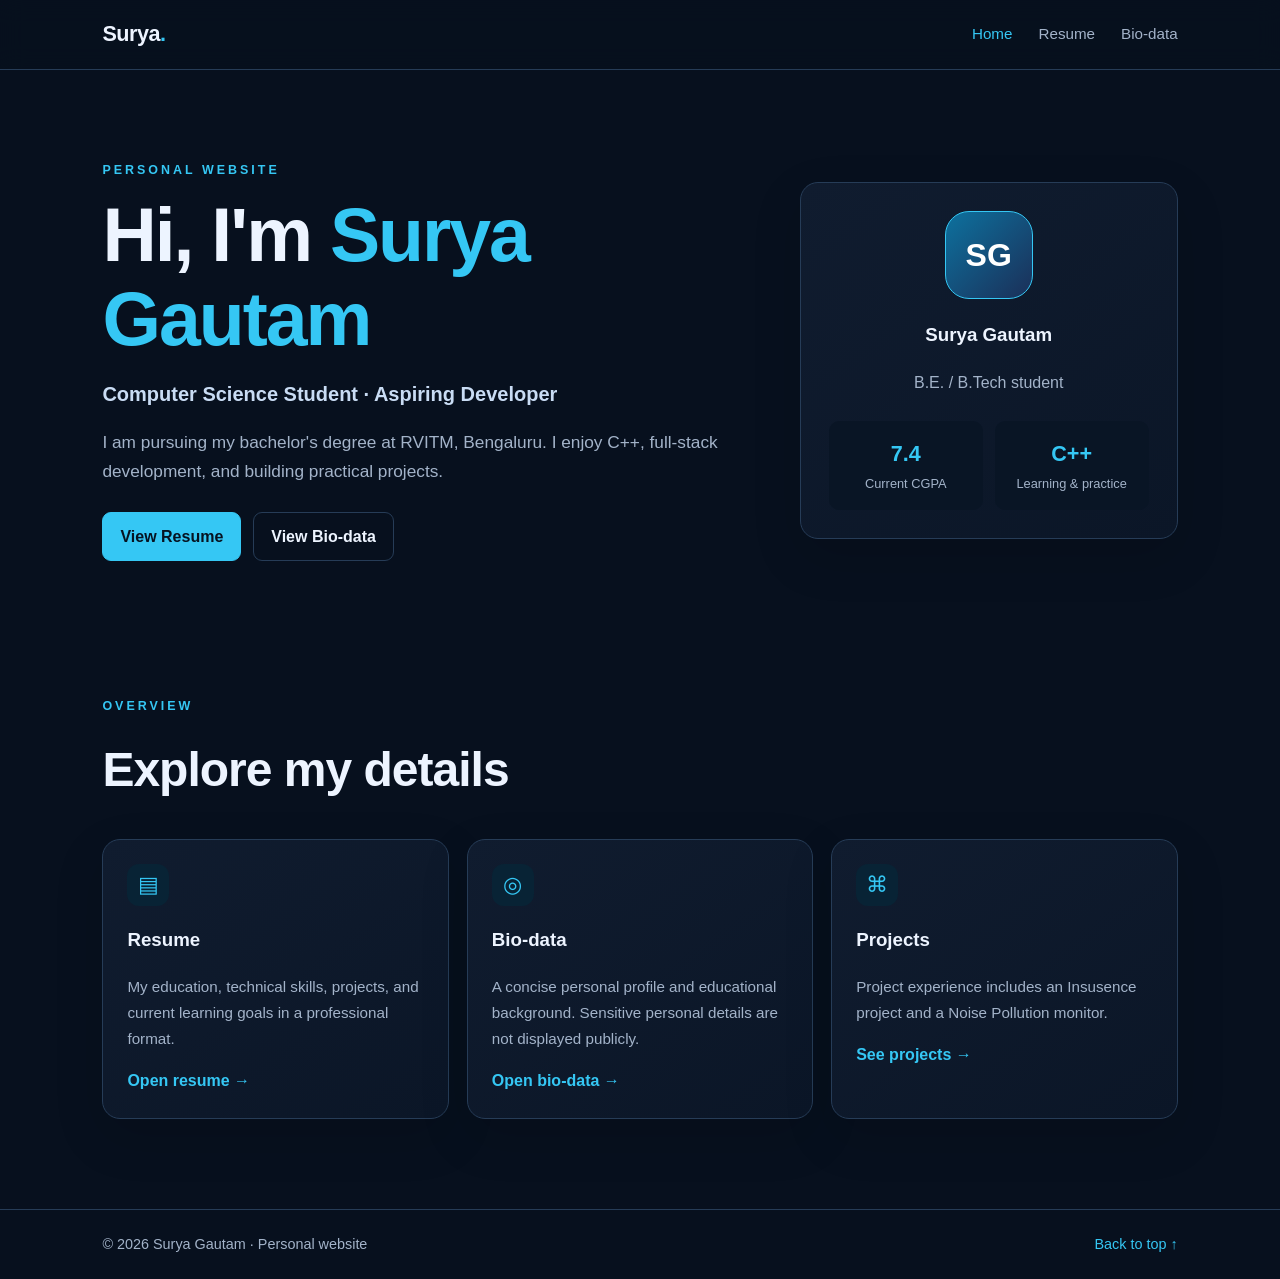
<file: index.html>
<!DOCTYPE html>
<html lang="en">
<head>
  <meta charset="UTF-8">
  <meta name="viewport" content="width=device-width, initial-scale=1.0">
  <meta name="description" content="Surya Gautam's personal website, resume and bio-data.">
  <title>Surya Gautam | Personal Website</title>
  <link rel="stylesheet" href="style.css">
  <script src="script.js" defer></script>
</head>
<body>
  <header class="site-header">
    <a class="brand" href="index.html">Surya<span>.</span></a>
    <button class="menu-toggle" aria-label="Toggle navigation" aria-expanded="false">☰</button>
    <nav class="nav-links" aria-label="Main navigation">
      <a class="active" href="index.html">Home</a>
      <a href="resume.html">Resume</a>
      <a href="biodata.html">Bio-data</a>
    </nav>
  </header>

  <main>
    <section class="hero container">
      <div class="hero-copy">
        <p class="eyebrow">PERSONAL WEBSITE</p>
        <h1>Hi, I'm <span>Surya Gautam</span></h1>
        <h2>Computer Science Student · Aspiring Developer</h2>
        <p class="lead">I am pursuing my bachelor's degree at RVITM, Bengaluru. I enjoy C++, full-stack development, and building practical projects.</p>
        <div class="button-row">
          <a class="button primary" href="resume.html">View Resume</a>
          <a class="button secondary" href="biodata.html">View Bio-data</a>
        </div>
      </div>
      <div class="hero-panel" aria-label="Profile summary">
        <div class="avatar" aria-hidden="true">SG</div>
        <h3>Surya Gautam</h3>
        <p class="muted">B.E. / B.Tech student</p>
        <div class="stat-grid">
          <div><strong>7.4</strong><span>Current CGPA</span></div>
          <div><strong>C++</strong><span>Learning & practice</span></div>
        </div>
      </div>
    </section>

    <section class="container section">
      <p class="eyebrow">OVERVIEW</p>
      <h2 class="section-heading">Explore my details</h2>
      <div class="card-grid">
        <article class="info-card">
          <div class="card-icon">▤</div>
          <h3>Resume</h3>
          <p>My education, technical skills, projects, and current learning goals in a professional format.</p>
          <a class="text-link" href="resume.html">Open resume →</a>
        </article>
        <article class="info-card">
          <div class="card-icon">◎</div>
          <h3>Bio-data</h3>
          <p>A concise personal profile and educational background. Sensitive personal details are not displayed publicly.</p>
          <a class="text-link" href="biodata.html">Open bio-data →</a>
        </article>
        <article class="info-card">
          <div class="card-icon">⌘</div>
          <h3>Projects</h3>
          <p>Project experience includes an Insusence project and a Noise Pollution monitor.</p>
          <a class="text-link" href="resume.html#projects">See projects →</a>
        </article>
      </div>
    </section>
  </main>

  <footer class="site-footer">
    <p>© <span id="year"></span> Surya Gautam · Personal website</p>
    <a href="#top">Back to top ↑</a>
  </footer>
</body>
</html>
</file>
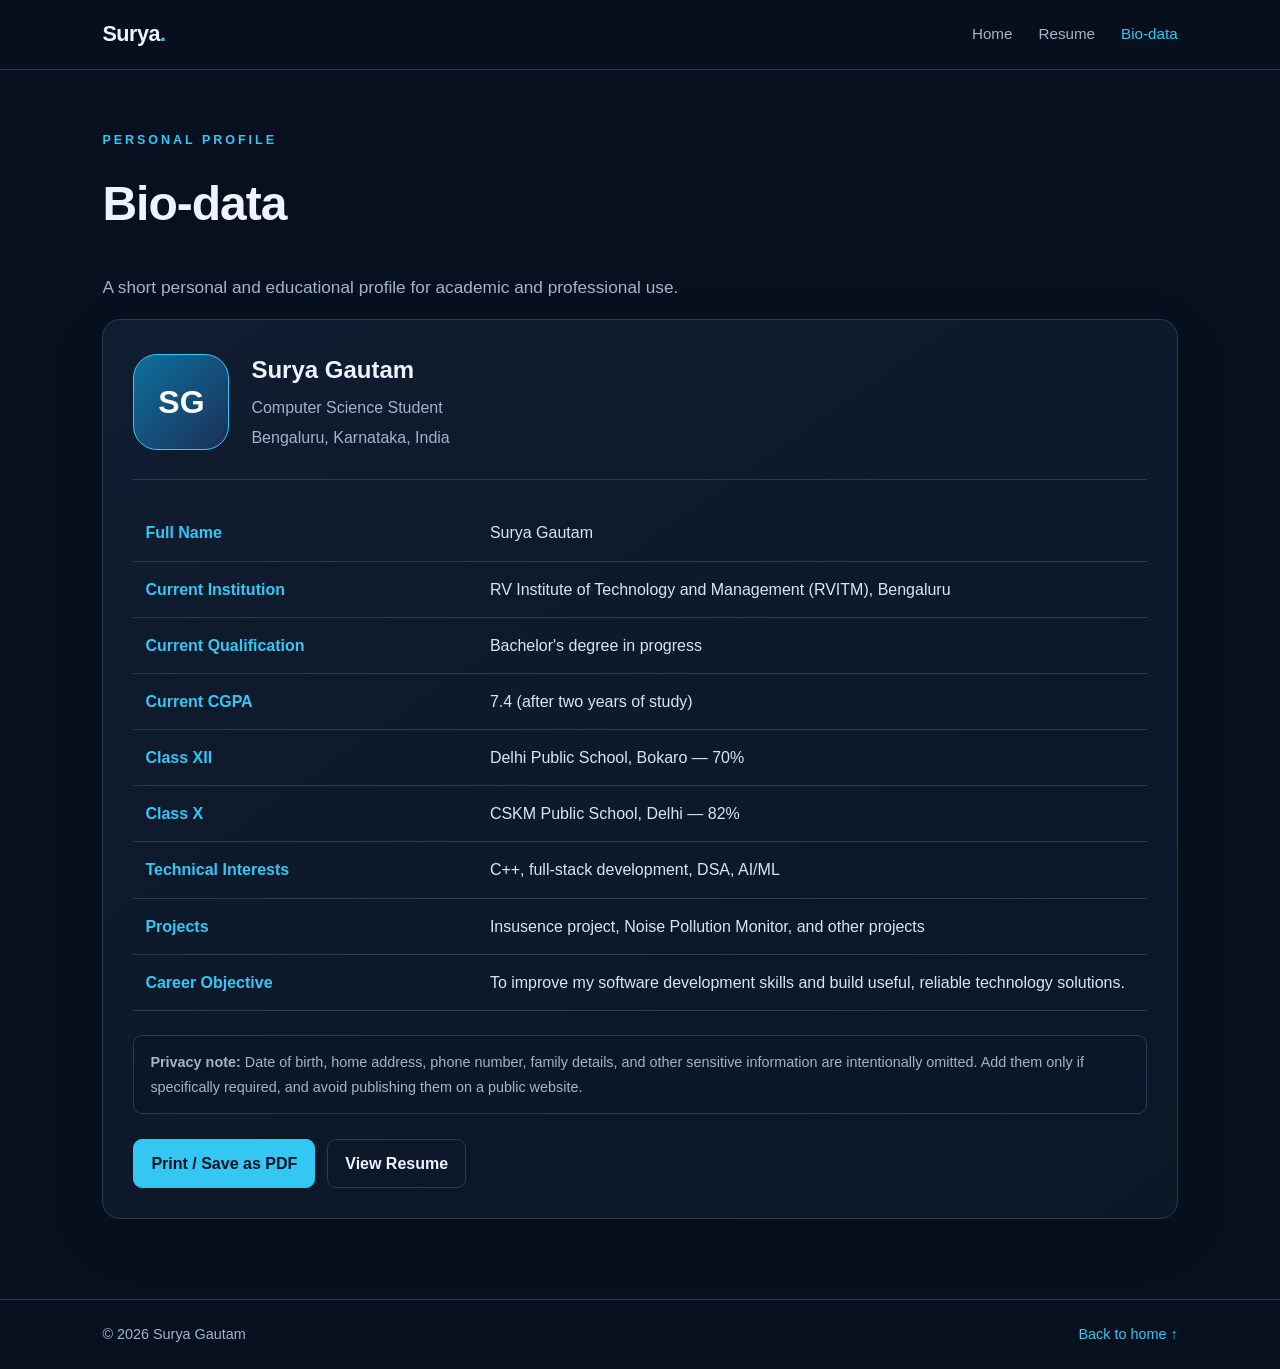
<file: biodata.html>
<!DOCTYPE html>
<html lang="en">
<head>
  <meta charset="UTF-8">
  <meta name="viewport" content="width=device-width, initial-scale=1.0">
  <meta name="description" content="Bio-data and educational profile of Surya Gautam.">
  <title>Bio-data | Surya Gautam</title>
  <link rel="stylesheet" href="style.css">
  <script src="script.js" defer></script>
</head>
<body>
  <header class="site-header">
    <a class="brand" href="index.html">Surya<span>.</span></a>
    <button class="menu-toggle" aria-label="Toggle navigation" aria-expanded="false">☰</button>
    <nav class="nav-links" aria-label="Main navigation">
      <a href="index.html">Home</a>
      <a href="resume.html">Resume</a>
      <a class="active" href="biodata.html">Bio-data</a>
    </nav>
  </header>

  <main class="container page-content">
    <p class="eyebrow">PERSONAL PROFILE</p>
    <h1 class="page-title">Bio-data</h1>
    <p class="lead narrow">A short personal and educational profile for academic and professional use.</p>

    <section class="bio-card">
      <div class="bio-top">
        <div class="avatar large" aria-hidden="true">SG</div>
        <div>
          <h2>Surya Gautam</h2>
          <p class="muted">Computer Science Student</p>
          <p class="muted">Bengaluru, Karnataka, India</p>
        </div>
      </div>
      <div class="bio-table-wrap">
        <table class="bio-table">
          <tbody>
            <tr><th scope="row">Full Name</th><td>Surya Gautam</td></tr>
            <tr><th scope="row">Current Institution</th><td>RV Institute of Technology and Management (RVITM), Bengaluru</td></tr>
            <tr><th scope="row">Current Qualification</th><td>Bachelor's degree in progress</td></tr>
            <tr><th scope="row">Current CGPA</th><td>7.4 (after two years of study)</td></tr>
            <tr><th scope="row">Class XII</th><td>Delhi Public School, Bokaro — 70%</td></tr>
            <tr><th scope="row">Class X</th><td>CSKM Public School, Delhi — 82%</td></tr>
            <tr><th scope="row">Technical Interests</th><td>C++, full-stack development, DSA, AI/ML</td></tr>
            <tr><th scope="row">Projects</th><td>Insusence project, Noise Pollution Monitor, and other projects</td></tr>
            <tr><th scope="row">Career Objective</th><td>To improve my software development skills and build useful, reliable technology solutions.</td></tr>
          </tbody>
        </table>
      </div>
      <p class="privacy-note"><strong>Privacy note:</strong> Date of birth, home address, phone number, family details, and other sensitive information are intentionally omitted. Add them only if specifically required, and avoid publishing them on a public website.</p>
      <div class="button-row no-print">
        <button class="button primary" onclick="window.print()">Print / Save as PDF</button>
        <a class="button secondary" href="resume.html">View Resume</a>
      </div>
    </section>
  </main>

  <footer class="site-footer">
    <p>© <span id="year"></span> Surya Gautam</p>
    <a href="index.html">Back to home ↑</a>
  </footer>
</body>
</html>
</file>
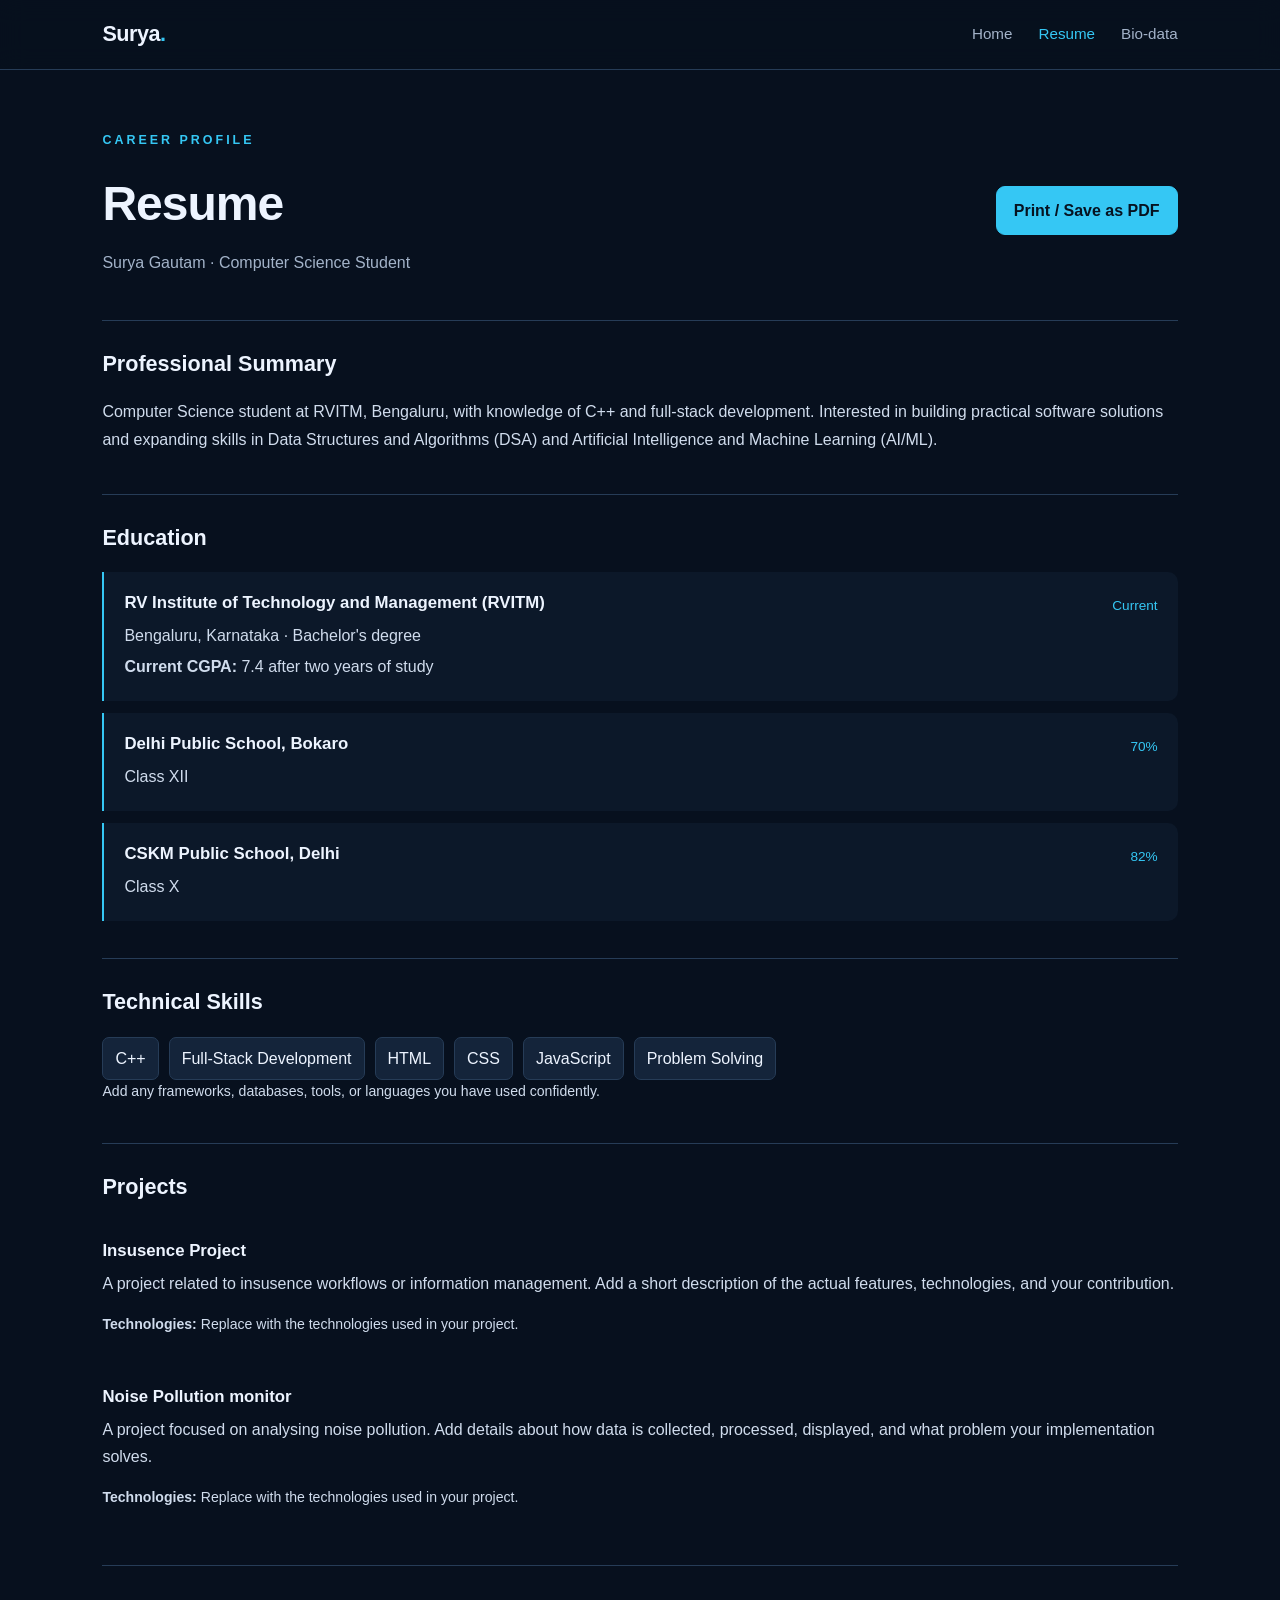
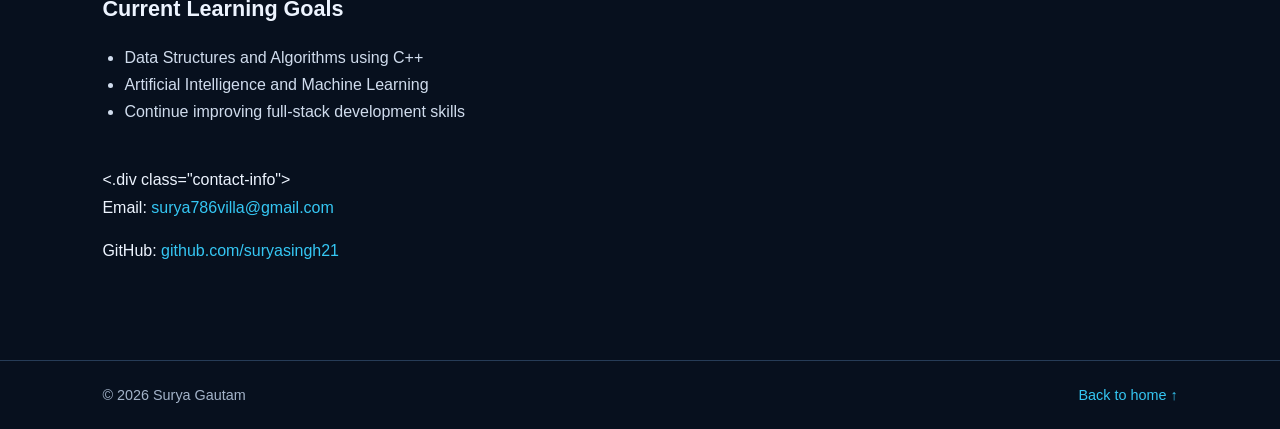
<file: resume.html>
<!DOCTYPE html>
<html lang="en">
<head>
  <meta charset="UTF-8">
  <meta name="viewport" content="width=device-width, initial-scale=1.0">
  <meta name="description" content="Resume of Surya Gautam.">
  <title>Resume | Surya Gautam</title>
  <link rel="stylesheet" href="style.css">
  <script src="script.js" defer></script>
</head>
<body>
  <header class="site-header">
    <a class="brand" href="index.html">Surya<span>.</span></a>
    <button class="menu-toggle" aria-label="Toggle navigation" aria-expanded="false">☰</button>
    <nav class="nav-links" aria-label="Main navigation">
      <a href="index.html">Home</a>
      <a class="active" href="resume.html">Resume</a>
      <a href="biodata.html">Bio-data</a>
    </nav>
  </header>

  <main class="container page-content">
    <div class="page-title-row">
      <div>
        <p class="eyebrow">CAREER PROFILE</p>
        <h1 class="page-title">Resume</h1>
        <p class="muted">Surya Gautam · Computer Science Student</p>
      </div>
      <button class="button primary no-print" onclick="window.print()">Print / Save as PDF</button>
    </div>

    <section class="resume-section">
      <h2>Professional Summary</h2>
      <p>Computer Science student at RVITM, Bengaluru, with knowledge of C++ and full-stack development. Interested in building practical software solutions and expanding skills in Data Structures and Algorithms (DSA) and Artificial Intelligence and Machine Learning (AI/ML).</p>
    </section>

    <section class="resume-section">
      <h2>Education</h2>
      <div class="timeline-item">
        <div class="timeline-head"><h3>RV Institute of Technology and Management (RVITM)</h3><span class="pill">Current</span></div>
        <p class="muted">Bengaluru, Karnataka · Bachelor's degree</p>
        <p><strong>Current CGPA:</strong> 7.4 after two years of study</p>
      </div>
      <div class="timeline-item">
        <div class="timeline-head"><h3>Delhi Public School, Bokaro</h3><span class="grade">70%</span></div>
        <p class="muted">Class XII</p>
      </div>
      <div class="timeline-item">
        <div class="timeline-head"><h3>CSKM Public School, Delhi</h3><span class="grade">82%</span></div>
        <p class="muted">Class X</p>
      </div>
    </section>

    <section class="resume-section">
      <h2>Technical Skills</h2>
      <div class="tag-list">
        <span>C++</span><span>Full-Stack Development</span><span>HTML</span>
        <span>CSS</span><span>JavaScript</span><span>Problem Solving</span>
      </div>
      <p class="muted small">Add any frameworks, databases, tools, or languages you have used confidently.</p>
    </section>

    <section class="resume-section" id="projects">
      <h2>Projects</h2>
      <article class="project-item">
        <h3>Insusence Project</h3>
        <p>A project related to insusence workflows or information management. Add a short description of the actual features, technologies, and your contribution.</p>
        <p class="muted small"><strong>Technologies:</strong> Replace with the technologies used in your project.</p>
      </article>
      <article class="project-item">
        <h3>Noise Pollution monitor</h3>
        <p>A project focused on analysing noise pollution. Add details about how data is collected, processed, displayed, and what problem your implementation solves.</p>
        <p class="muted small"><strong>Technologies:</strong> Replace with the technologies used in your project.</p>
      </article>
    </section>

    <section class="resume-section">
      <h2>Current Learning Goals</h2>
      <ul class="clean-list">
        <li>Data Structures and Algorithms using C++</li>
        <li>Artificial Intelligence and Machine Learning</li>
        <li>Continue improving full-stack development skills</li>
      </ul>
    </section>

    
    <.div class="contact-info">
      <p>Email: <a href="mailto:surya786villa@gmail.com">
        surya786villa@gmail.com
      </a></p>

      <p>GitHub: <a href="https://github.com/suryasingh21"
        target="_blank" rel="noopener noreferrer">
        github.com/suryasingh21
      </a></p>
    </div>

  </main>

  <footer class="site-footer">
    <p>© <span id="year"></span> Surya Gautam</p>
    <a href="index.html">Back to home ↑</a>
  </footer>
</body>
</html>
</file>
<file: style.css>
:root {
  --bg: #07101e;
  --surface: #101c2f;
  --surface-light: #14243a;
  --border: #263c57;
  --text: #edf4ff;
  --muted: #a3b3c9;
  --accent: #35c7f4;
  --accent-dark: #082335;
}
* { box-sizing: border-box; }
html { scroll-behavior: smooth; }
body {
  margin: 0; background: var(--bg); color: var(--text);
  font-family: -apple-system, BlinkMacSystemFont, "Segoe UI", Arial, sans-serif;
  line-height: 1.7;
}
a { color: var(--accent); text-decoration: none; }
a:hover { text-decoration: underline; }
.site-header {
  position: sticky; top: 0; z-index: 20; display: flex; align-items: center;
  justify-content: space-between; gap: 24px; padding: 16px 8%;
  background: rgba(7,16,30,.94); border-bottom: 1px solid var(--border);
  backdrop-filter: blur(12px);
}
.brand { color: var(--text); font-size: 1.35rem; font-weight: 800; letter-spacing: -.5px; }
.brand span, h1 span { color: var(--accent); }
.nav-links { display: flex; gap: 26px; align-items: center; }
.nav-links a { color: var(--muted); font-size: .95rem; }
.nav-links a.active, .nav-links a:hover { color: var(--accent); }
.menu-toggle { display: none; color: var(--text); background: var(--surface); border: 1px solid var(--border); border-radius: 8px; padding: 7px 11px; font-size: 1.1rem; }
.container { width: min(1100px, 84%); margin: 0 auto; }
.hero { display: grid; grid-template-columns: 1.35fr .8fr; gap: 60px; align-items: center; padding-top: 90px; padding-bottom: 90px; min-height: 570px; }
.eyebrow { color: var(--accent); font-size: .78rem; font-weight: 800; letter-spacing: 3px; margin: 0 0 12px; }
h1, h2, h3, p { margin-top: 0; }
.hero h1 { font-size: clamp(2.7rem, 6vw, 4.7rem); line-height: 1.12; letter-spacing: -2px; margin-bottom: 16px; }
.hero h2 { font-size: 1.25rem; color: #c9dcf4; font-weight: 600; }
.lead { max-width: 620px; color: var(--muted); font-size: 1.08rem; }
.button-row { display: flex; flex-wrap: wrap; gap: 12px; margin-top: 25px; }
.button { display: inline-flex; justify-content: center; align-items: center; border-radius: 9px; padding: 10px 17px; font: inherit; font-weight: 700; cursor: pointer; border: 1px solid var(--border); }
.button.primary { background: var(--accent); color: #061321; border-color: var(--accent); }
.button.secondary { background: transparent; color: var(--text); }
.button:hover { filter: brightness(1.08); text-decoration: none; transform: translateY(-1px); }
.hero-panel, .info-card, .bio-card { background: linear-gradient(145deg, var(--surface), #0b1627); border: 1px solid var(--border); border-radius: 18px; padding: 28px; box-shadow: 0 18px 50px #0002; }
.hero-panel { text-align: center; }
.avatar { width: 88px; height: 88px; display: grid; place-items: center; margin: 0 auto 20px; border-radius: 24px; background: linear-gradient(135deg, #0d719e, #1b2f58); border: 1px solid var(--accent); color: white; font-size: 2rem; font-weight: 800; }
.avatar.large { width: 96px; height: 96px; margin: 0; flex-shrink: 0; }
.muted { color: var(--muted); }
.stat-grid { display: grid; grid-template-columns: 1fr 1fr; gap: 12px; margin-top: 25px; }
.stat-grid div { padding: 15px 8px; background: #091525; border-radius: 10px; }
.stat-grid strong, .stat-grid span { display: block; }
.stat-grid strong { color: var(--accent); font-size: 1.35rem; }
.stat-grid span { color: var(--muted); font-size: .8rem; }
.section { padding: 45px 0 90px; }
.section-heading, .page-title { font-size: clamp(2.1rem, 4vw, 3rem); letter-spacing: -1px; margin-bottom: 28px; }
.card-grid { display: grid; grid-template-columns: repeat(3, 1fr); gap: 18px; }
.info-card { padding: 24px; }
.card-icon { display: grid; place-items: center; width: 42px; height: 42px; border-radius: 12px; background: var(--accent-dark); color: var(--accent); font-size: 1.4rem; margin-bottom: 18px; }
.info-card p { color: var(--muted); font-size: .95rem; }
.text-link { font-weight: 700; }
.site-footer { border-top: 1px solid var(--border); padding: 22px 8%; display: flex; justify-content: space-between; gap: 15px; color: var(--muted); font-size: .9rem; }
.site-footer p { margin: 0; }
.page-content { padding-top: 60px; padding-bottom: 80px; min-height: 75vh; }
.page-title-row { display: flex; justify-content: space-between; align-items: center; gap: 20px; margin-bottom: 28px; }
.page-title-row .page-title { margin-bottom: 4px; }
.resume-section { padding: 25px 0; border-top: 1px solid var(--border); }
.resume-section h2 { font-size: 1.35rem; margin-bottom: 16px; }
.resume-section p { color: #d0dced; }
.timeline-item { padding: 17px 20px; margin: 12px 0; border-left: 2px solid var(--accent); background: #0c1829; border-radius: 0 10px 10px 0; }
.timeline-head { display: flex; align-items: center; justify-content: space-between; gap: 12px; }
.timeline-head h3, .project-item h3 { margin-bottom: 4px; font-size: 1.05rem; }
.timeline-item p { margin-bottom: 4px; }
.pill, .grade { color: var(--accent); font-size: .85rem; white-space: nowrap; }
.tag-list { display: flex; flex-wrap: wrap; gap: 10px; }
.tag-list span { background: var(--surface-light); border: 1px solid var(--border); border-radius: 7px; padding: 7px 12px; }
.small { font-size: .88rem; }
.project-item { padding: 16px 0; }
.clean-list { padding-left: 22px; color: #d0dced; }
.bio-card { padding: 30px; }
.bio-top { display: flex; align-items: center; gap: 22px; padding-bottom: 25px; border-bottom: 1px solid var(--border); margin-bottom: 25px; }
.bio-top h2 { margin-bottom: 3px; }
.bio-top p { margin-bottom: 3px; }
.narrow { max-width: 700px; }
.bio-table-wrap { overflow-x: auto; }
.bio-table { width: 100%; border-collapse: collapse; text-align: left; }
.bio-table th, .bio-table td { padding: 14px 12px; border-bottom: 1px solid var(--border); vertical-align: top; }
.bio-table th { color: var(--accent); width: 34%; font-weight: 700; }
.bio-table td { color: #d9e4f4; }
.privacy-note { margin-top: 24px; padding: 14px 16px; border: 1px solid var(--border); background: #0a1728; border-radius: 9px; color: var(--muted); font-size: .9rem; }
@media (max-width: 800px) {
  .hero { grid-template-columns: 1fr; gap: 30px; padding-top: 60px; }
  .card-grid { grid-template-columns: 1fr; }
  .container { width: 88%; }
}
@media (max-width: 600px) {
  .site-header { padding: 14px 6%; flex-wrap: wrap; }
  .menu-toggle { display: block; }
  .nav-links { display: none; width: 100%; flex-direction: column; align-items: flex-start; gap: 12px; padding: 8px 0 4px; }
  .nav-links.open { display: flex; }
  .container { width: 88%; }
  .hero { min-height: auto; padding-top: 55px; padding-bottom: 55px; }
  .page-title-row { align-items: flex-start; flex-direction: column; }
  .bio-card { padding: 18px; }
  .bio-top { align-items: flex-start; }
  .bio-table th, .bio-table td { padding: 11px 8px; font-size: .9rem; }
  .bio-table th { min-width: 130px; }
  .site-footer { padding: 20px 6%; flex-direction: column; }
}
@media print {
  :root { --bg: #fff; --surface: #fff; --surface-light: #f5f5f5; --border: #ddd; --text: #111; --muted: #444; --accent: #087fa5; }
  body { background: white; color: black; }
  .site-header, .site-footer, .no-print, .menu-toggle { display: none !important; }
  .container { width: 100%; }
  .page-content { padding: 0; }
  .resume-section, .bio-card, .timeline-item { break-inside: avoid; box-shadow: none; }
  a { color: #111; }
}
</file>
